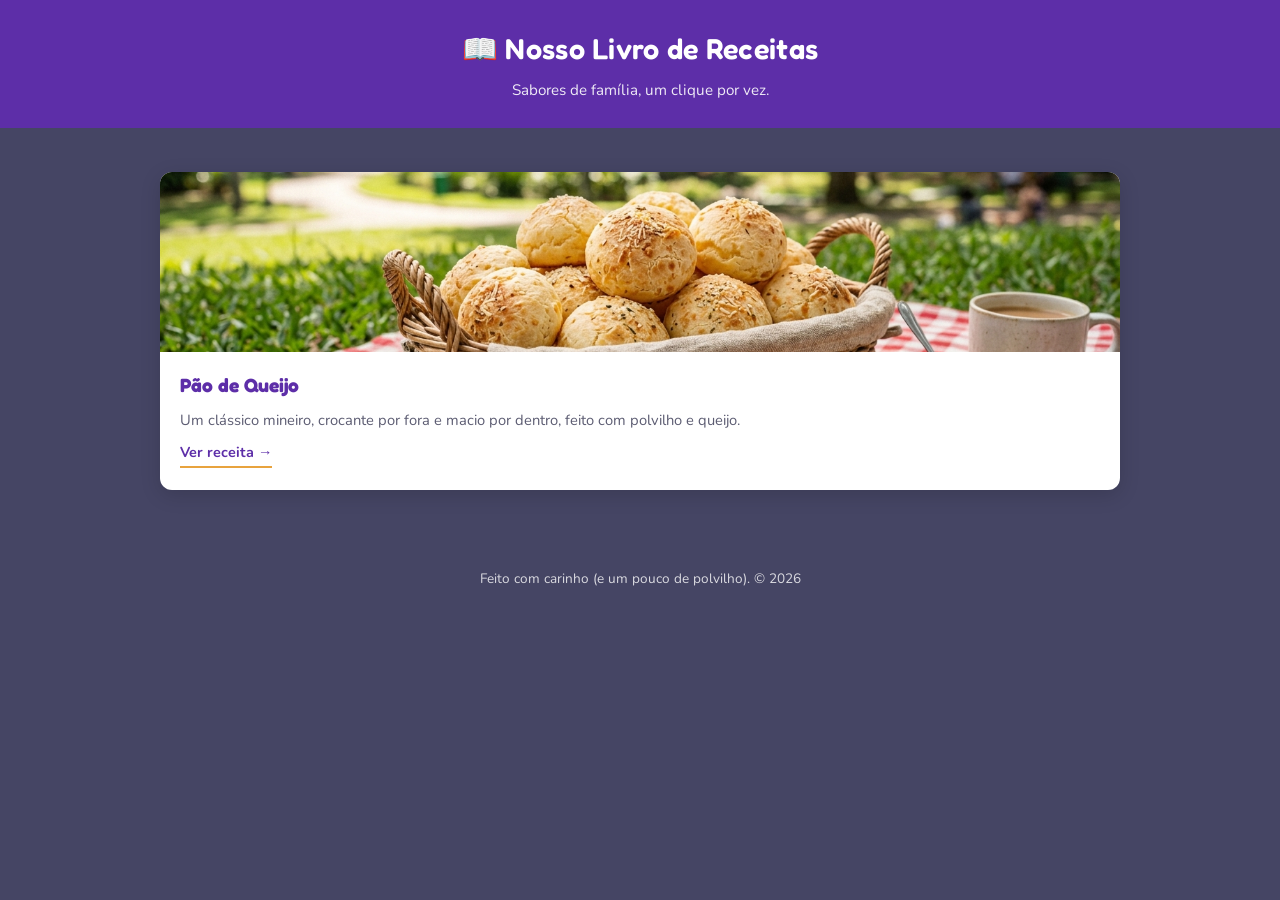
<file: index.html>
<!DOCTYPE html>
<html lang="pt-BR">

<head>
    <meta charset="UTF-8">
    <meta name="viewport" content="width=device-width, initial-scale=1.0">
    <title>Nosso Livro de Receitas</title>
    <link rel="preconnect" href="https://fonts.googleapis.com">
    <link href="https://fonts.googleapis.com/css2?family=Fredoka:wght@500;600&family=Nunito:wght@400;600;700&display=swap" rel="stylesheet">
    <link rel="stylesheet" href="./css/style.css">
    <link rel="stylesheet" href="./css/home.css">
</head>

<body>
    <header>
        <h1>📖 Nosso Livro de Receitas</h1>
        <p class="tagline">Sabores de família, um clique por vez.</p>
    </header>

    <main>
        <!-- Os cartões abaixo são gerados automaticamente pelo js/home.js
             a partir da lista de receitas cadastrada nesse arquivo. -->
        <section id="lista-receitas" class="grade-receitas" aria-label="Lista de receitas"></section>
    </main>

    <footer>
        <p>Feito com carinho (e um pouco de polvilho). © 2026</p>
    </footer>

    <script src="./js/home.js"></script>
</body>

</html>
</file>
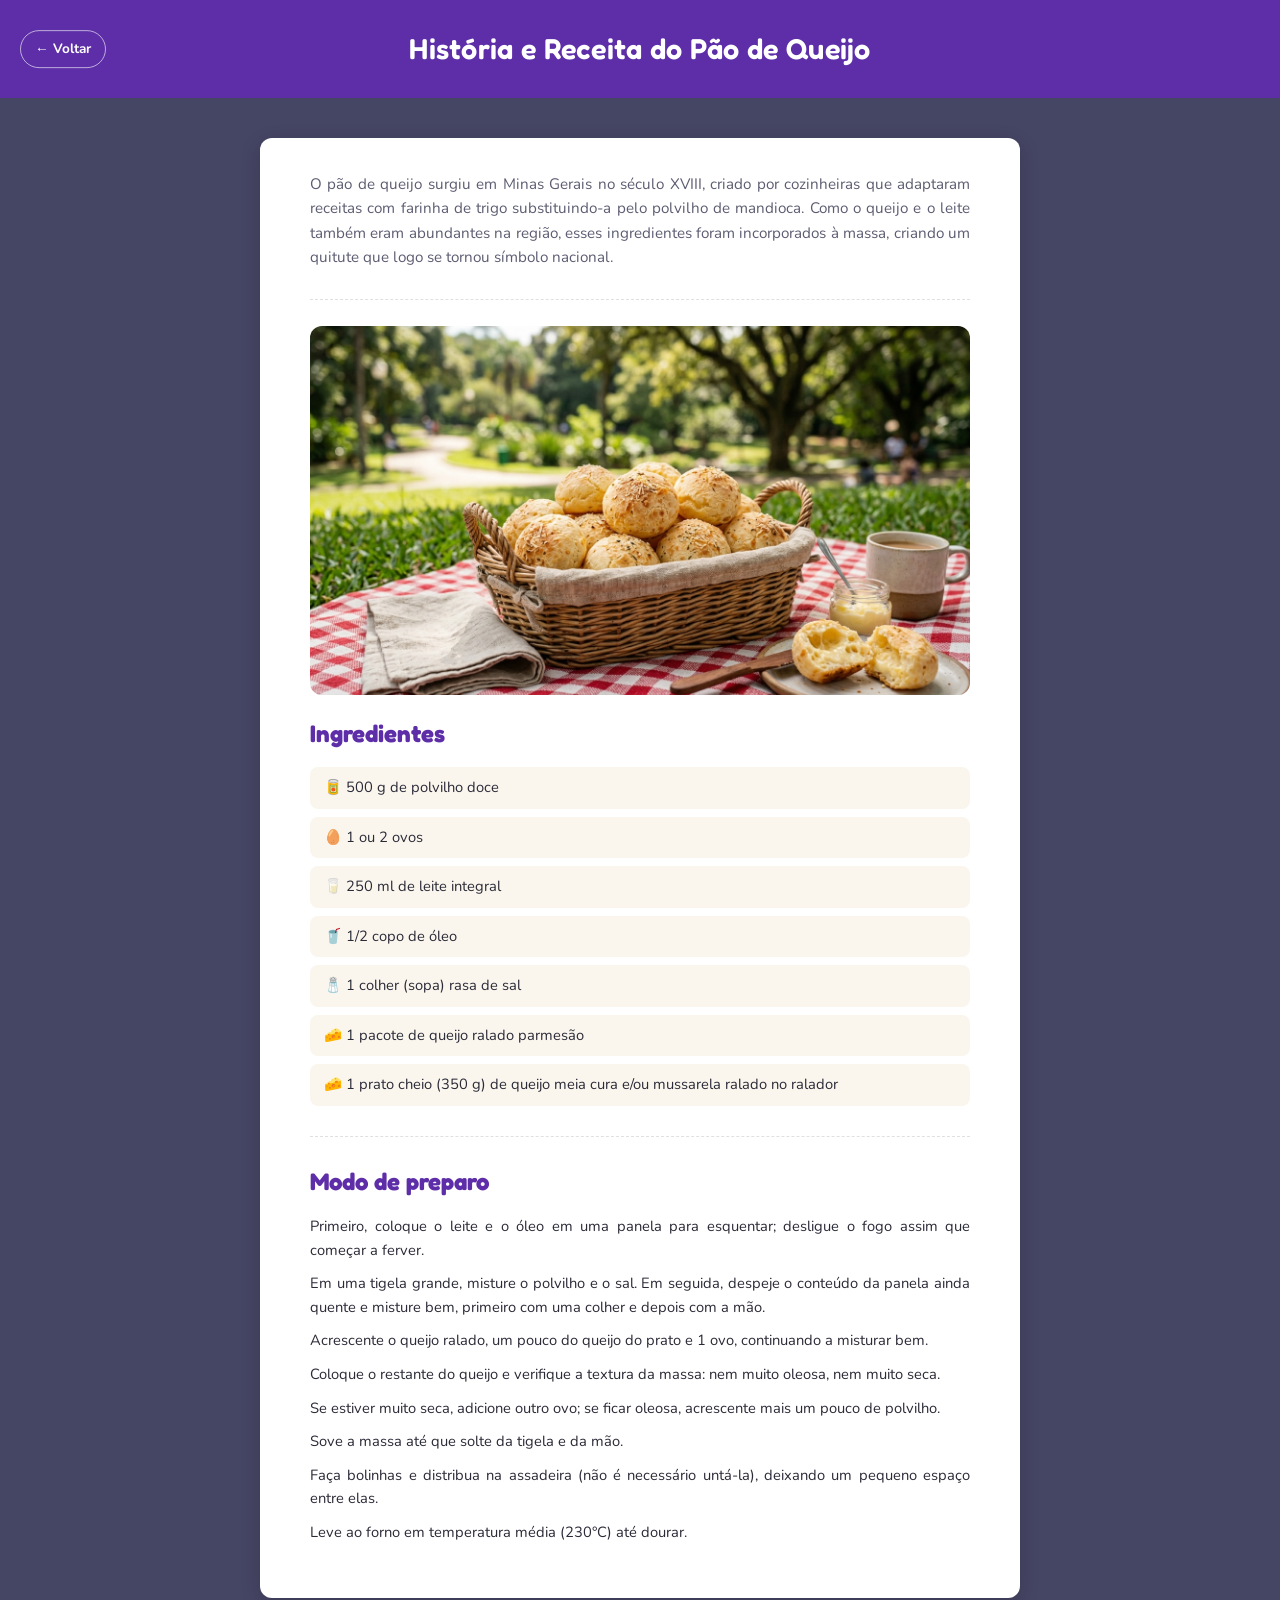
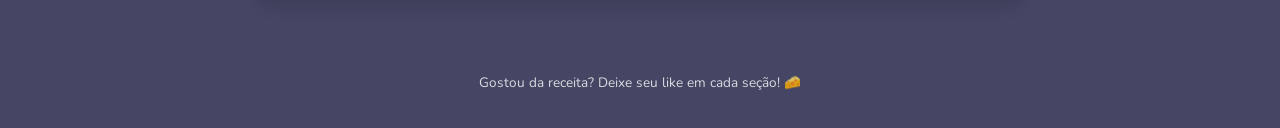
<file: pao-de-queijo.html>
<!DOCTYPE html>
<html lang="pt-BR">

<head>
    <meta charset="UTF-8">
    <meta name="viewport" content="width=device-width, initial-scale=1.0">
    <title>Pão de Queijo — Receita e História</title>
    <link rel="preconnect" href="https://fonts.googleapis.com">
    <link href="https://fonts.googleapis.com/css2?family=Fredoka:wght@500;600&family=Nunito:wght@400;600;700&display=swap" rel="stylesheet">
    <link rel="stylesheet" href="./css/style.css">
    <link rel="stylesheet" href="./css/receita.css">
</head>

<body>
    <header>
        <a class="voltar" href="index.html">← Voltar</a>
        <h1>História e Receita do Pão de Queijo</h1>
    </header>

    <main class="pagina-receita">

        <!-- Cada <section class="secao-receita"> abaixo recebe automaticamente,
             via js/receita.js, um contador de "gostei / não gostei" próprio.
             Cada visitante só pode votar uma vez por seção. -->

        <section id="sobre" class="secao-receita">
            <p class="intro">
                O pão de queijo surgiu em Minas Gerais no século XVIII, criado por cozinheiras que adaptaram
                receitas com farinha de trigo substituindo-a pelo polvilho de mandioca. Como o queijo e o leite
                também eram abundantes na região, esses ingredientes foram incorporados à massa, criando um
                quitute que logo se tornou símbolo nacional.
            </p>
        </section>

        <section id="ingredientes" class="secao-receita">
            <img class="imagem-receita" src="./img/pao-de-queijo.png" alt="Imagem de pão de queijo">
            <h2>Ingredientes</h2>
            <ul class="ingredientes">
                <li>🥫 500 g de polvilho doce</li>
                <li>🥚 1 ou 2 ovos</li>
                <li>🥛 250 ml de leite integral</li>
                <li>🥤 1/2 copo de óleo</li>
                <li>🧂 1 colher (sopa) rasa de sal</li>
                <li>🧀 1 pacote de queijo ralado parmesão</li>
                <li>🧀 1 prato cheio (350 g) de queijo meia cura e/ou mussarela ralado no ralador</li>
            </ul>
        </section>

        <section id="modo-preparo" class="secao-receita modo-preparo">
            <h2>Modo de preparo</h2>
            <p>Primeiro, coloque o leite e o óleo em uma panela para esquentar; desligue o fogo assim que
                começar a ferver.</p>
            <p>Em uma tigela grande, misture o polvilho e o sal. Em seguida, despeje o conteúdo da panela ainda
                quente e misture bem, primeiro com uma colher e depois com a mão.</p>
            <p>Acrescente o queijo ralado, um pouco do queijo do prato e 1 ovo, continuando a misturar bem.</p>
            <p>Coloque o restante do queijo e verifique a textura da massa: nem muito oleosa, nem muito seca.</p>
            <p>Se estiver muito seca, adicione outro ovo; se ficar oleosa, acrescente mais um pouco de polvilho.</p>
            <p>Sove a massa até que solte da tigela e da mão.</p>
            <p>Faça bolinhas e distribua na assadeira (não é necessário untá-la), deixando um pequeno espaço
                entre elas.</p>
            <p>Leve ao forno em temperatura média (230°C) até dourar.</p>
        </section>

    </main>

    <footer>
        <p>Gostou da receita? Deixe seu like em cada seção! 🧀</p>
    </footer>

    <!-- <script src="./js/receita.js"></script> -->
</body>

</html>
</file>
<file: css/style.css>
/* ==========================================================
   style.css
   Estilos GLOBAIS do site (compartilhados por todas as páginas).
   Estilos específicos de cada página ficam em arquivos separados:
   home.css (página inicial) e receita.css (páginas de receita).
   ========================================================== */

:root {
  /* Paleta de cores do site — troque só aqui para re-temar tudo */
  --cor-fundo: #454564;
  --cor-cartao: #ffffff;
  --cor-texto: #2b2b38;
  --cor-texto-suave: #5c5c72;
  --cor-acento: #e8a33d;        /* dourado, cor da casquinha do pão de queijo */
  --cor-acento-escuro: #5d2ea8; /* violeta */
  --cor-like: #4c9a6a;
  --cor-dislike: #c0533e;

  --fonte-titulo: "Fredoka", Verdana, sans-serif;
  --fonte-corpo: "Nunito", Verdana, Geneva, Tahoma, sans-serif;

  --raio: 12px;
  --sombra: 0 5px 20px rgba(0, 0, 0, .15);
}

* {
  box-sizing: border-box;
  margin: 0;
  padding: 0;
}

body {
  background-color: var(--cor-fundo);
  font-family: var(--fonte-corpo);
  color: var(--cor-texto);
  line-height: 1.6;
}

a {
  color: inherit;
}

/* ---------- Cabeçalho (usado em todas as páginas) ---------- */

header {
  position: relative;
  background: var(--cor-acento-escuro);
  color: #fff;
  text-align: center;
  padding: 26px 20px;
}

header h1 {
  font-family: var(--fonte-titulo);
  font-weight: 600;
  font-size: 1.8rem;
  letter-spacing: .3px;
}

header p.tagline {
  margin-top: 6px;
  font-size: .95rem;
  opacity: .9;
}

/* Link "Voltar" usado nas páginas de receita para retornar à página inicial */
.voltar {
  position: absolute;
  left: 20px;
  top: 50%;
  transform: translateY(-50%);
  color: #fff;
  text-decoration: none;
  font-weight: 700;
  font-size: .85rem;
  padding: 7px 14px;
  border: 1px solid rgba(255, 255, 255, .6);
  border-radius: 999px;
  transition: background .2s ease;
  white-space: nowrap;
}

.voltar:hover {
  background: rgba(255, 255, 255, .15);
}

/* ---------- Rodapé (usado em todas as páginas) ---------- */

footer {
  text-align: center;
  color: rgba(255, 255, 255, .8);
  font-size: .85rem;
  padding: 34px 20px;
}
</file>
<file: css/home.css>
/* ==========================================================
   home.css
   Estilos exclusivos da página inicial (index.html):
   a grade de cartões (cards) de receitas.
   ========================================================== */

.grade-receitas {
  max-width: 1000px;
  margin: 44px auto;
  padding: 0 20px;
  display: grid;
  grid-template-columns: repeat(auto-fit, minmax(260px, 1fr));
  gap: 26px;
}

.card-receita {
  background: var(--cor-cartao);
  border-radius: var(--raio);
  box-shadow: var(--sombra);
  overflow: hidden;
  display: flex;
  flex-direction: column;
  text-decoration: none;
  transition: transform .2s ease, box-shadow .2s ease;
}

.card-receita:hover {
  transform: translateY(-4px);
  box-shadow: 0 10px 26px rgba(0, 0, 0, .22);
}

.card-imagem {
  width: 100%;
  height: 180px;
  object-fit: cover;
  background: #eee; /* aparece caso a imagem ainda não exista */
}

.card-conteudo {
  padding: 18px 20px 22px;
  display: flex;
  flex-direction: column;
  gap: 8px;
  flex: 1;
}

.card-conteudo h2 {
  font-family: var(--fonte-titulo);
  font-size: 1.2rem;
  color: var(--cor-acento-escuro);
}

.card-conteudo p {
  font-size: .92rem;
  color: var(--cor-texto-suave);
  flex: 1;
}

.card-link {
  align-self: flex-start;
  font-weight: 700;
  font-size: .9rem;
  color: var(--cor-acento-escuro);
  text-decoration: none;
  border-bottom: 2px solid var(--cor-acento);
  padding-bottom: 2px;
}

.card-link:hover {
  color: var(--cor-acento);
}

/* Mensagem exibida quando ainda não há nenhuma receita cadastrada */
.vazio {
  color: #fff;
  text-align: center;
  padding: 50px 20px;
  grid-column: 1 / -1;
}
</file>
<file: css/receita.css>
/* ==========================================================
   receita.css
   Estilos exclusivos das páginas de receita (ex.: pao-de-queijo.html):
   o cartão da receita, as seções e o widget de like/dislike.
   ========================================================== */

.pagina-receita {
  width: min(760px, 92%);
  margin: 40px auto;
  background: var(--cor-cartao);
  padding: 34px clamp(20px, 4vw, 50px) 44px;
  border-radius: var(--raio);
  box-shadow: var(--sombra);
}

.intro {
  font-size: .95rem;
  text-align: justify;
  color: var(--cor-texto-suave);
}

.imagem-receita {
  display: block;
  margin: 0 auto 20px;
  max-width: 100%;
  height: auto;
  border-radius: var(--raio);
}

/* Cada bloco de conteúdo da receita (sobre, ingredientes, modo de preparo) */
.secao-receita {
  margin-top: 30px;
  padding-top: 26px;
  border-top: 1px dashed rgba(0, 0, 0, .12);
}

.secao-receita:first-of-type {
  margin-top: 0;
  padding-top: 0;
  border-top: none;
}

.secao-receita h2 {
  font-family: var(--fonte-titulo);
  color: var(--cor-acento-escuro);
  margin-bottom: 14px;
}

ul.ingredientes {
  list-style: none;
  display: grid;
  gap: 8px;
}

ul.ingredientes li {
  background: #faf6ee;
  border-radius: 8px;
  padding: 9px 14px;
  font-size: .92rem;
}

.modo-preparo p {
  text-align: justify;
  font-size: .92rem;
  margin-bottom: 10px;
}

/* ---------- Widget de like/dislike (inserido pelo js/receita.js) ---------- */

.votos {
  display: flex;
  gap: 12px;
  margin-top: 20px;
}

.btn-voto {
  display: flex;
  align-items: center;
  gap: 6px;
  background: #f1f1f5;
  border: 2px solid transparent;
  padding: 8px 14px;
  border-radius: 999px;
  font-family: var(--fonte-corpo);
  font-weight: 700;
  font-size: .85rem;
  color: var(--cor-texto);
  cursor: pointer;
  transition: background .15s ease, color .15s ease;
}

.btn-voto:hover:not(:disabled) {
  background: #e8e8f0;
}

.btn-voto:disabled {
  cursor: not-allowed;
}

/* Estado "já votado" — sinaliza qual opção a pessoa escolheu nesta seção */
.btn-like.votado {
  background: var(--cor-like);
  color: #fff;
}

.btn-dislike.votado {
  background: var(--cor-dislike);
  color: #fff;
}

.contagem {
  font-variant-numeric: tabular-nums;
}
</file>
